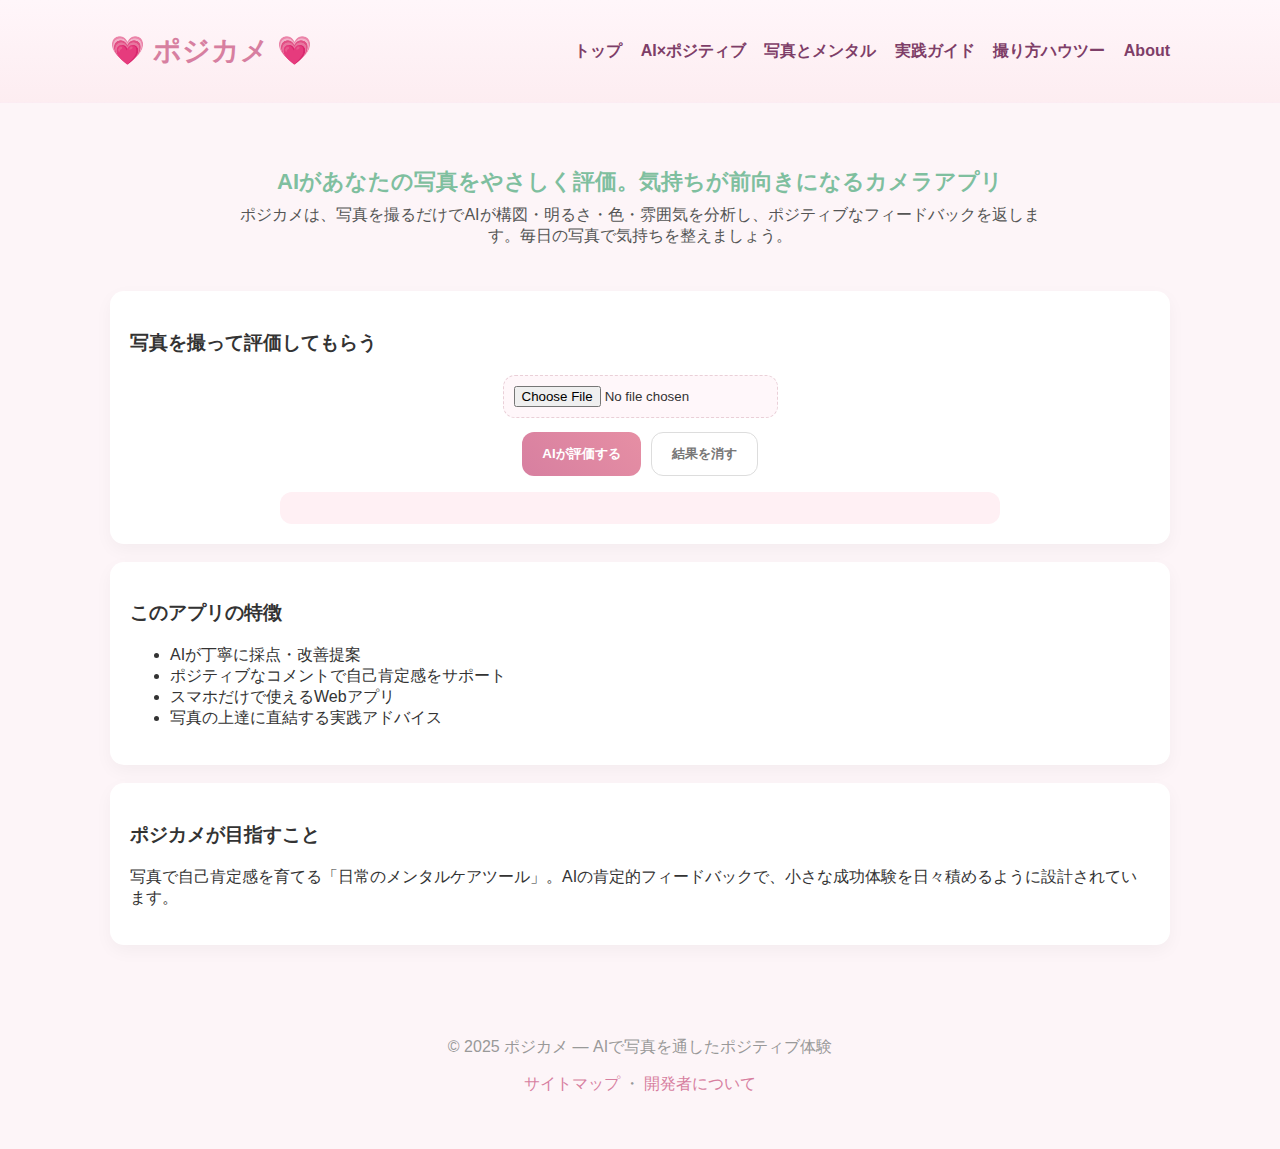
<file: index.html>
<!DOCTYPE html>
<html lang="ja">
<head>
<meta charset="UTF-8">
<title>ポジカメ｜AI写真でポジティブになるカメラアプリ</title>
<meta name="description" content="ポジカメはAIが優しく写真を評価し、ポジティブなコメントであなたの気持ちをサポートするカメラアプリ。AI×写真×メンタルケアで毎日ちょっと前向きに。">
<meta name="viewport" content="width=device-width, initial-scale=1">
<meta name="keywords" content="ポジカメ, AIカメラ, ポジティブ, メンタルケア, 写真で元気, 写真評価">
<meta property="og:title" content="ポジカメ｜AI写真でポジティブになるカメラアプリ">
<meta property="og:description" content="AIが写真を丁寧に評価し、ポジティブなフィードバックであなたを応援します。">
<meta property="og:image" content="https://tomokana042.github.io/positiv-camera-app/camera_preview.png">
<link rel="stylesheet" href="style.css">
<script src="main.js" defer></script>
</head>
<body>
<header class="site-header">
<div class="container">
<h1>💗 ポジカメ 💗</h1>
<nav class="main-nav">
<a href="index.html">トップ</a>
<a href="positive-ai.html">AI×ポジティブ</a>
<a href="mental-camera.html">写真とメンタル</a>
<a href="photo-and-mental.html">実践ガイド</a>
<a href="how-to-positive.html">撮り方ハウツー</a>
<a href="about.html">About</a>
</nav>
</div>
</header>


<main class="container">
<section class="hero">
<h2>AIがあなたの写真をやさしく評価。気持ちが前向きになるカメラアプリ</h2>
<p class="lead">ポジカメは、写真を撮るだけでAIが構図・明るさ・色・雰囲気を分析し、ポジティブなフィードバックを返します。毎日の写真で気持ちを整えましょう。</p>
</section>


<section id="camera-section" class="card">
<h3>写真を撮って評価してもらう</h3>
<input type="file" id="cameraInput" accept="image/*" capture="environment">
<div class="controls">
<button id="sendBtn">AIが評価する</button>
<button id="clearBtn" class="secondary">結果を消す</button>
</div>
<div id="result" aria-live="polite"></div>
</section>


<section id="features" class="card">
<h3>このアプリの特徴</h3>
<ul>
<li>AIが丁寧に採点・改善提案</li>
<li>ポジティブなコメントで自己肯定感をサポート</li>
<li>スマホだけで使えるWebアプリ</li>
<li>写真の上達に直結する実践アドバイス</li>
</ul>
</section>


<section id="seo-snippet" class="card">
<h3>ポジカメが目指すこと</h3>
<p>写真で自己肯定感を育てる「日常のメンタルケアツール」。AIの肯定的フィードバックで、小さな成功体験を日々積めるように設計されています。</p>
</section>


</main>


<footer class="site-footer">
<div class="container">
<p>&copy; 2025 ポジカメ — AIで写真を通したポジティブ体験</p>
<p><a href="sitemap.xml">サイトマップ</a> ・ <a href="about.html">開発者について</a></p>
</div>
</footer>
</body>
</html>
</file>
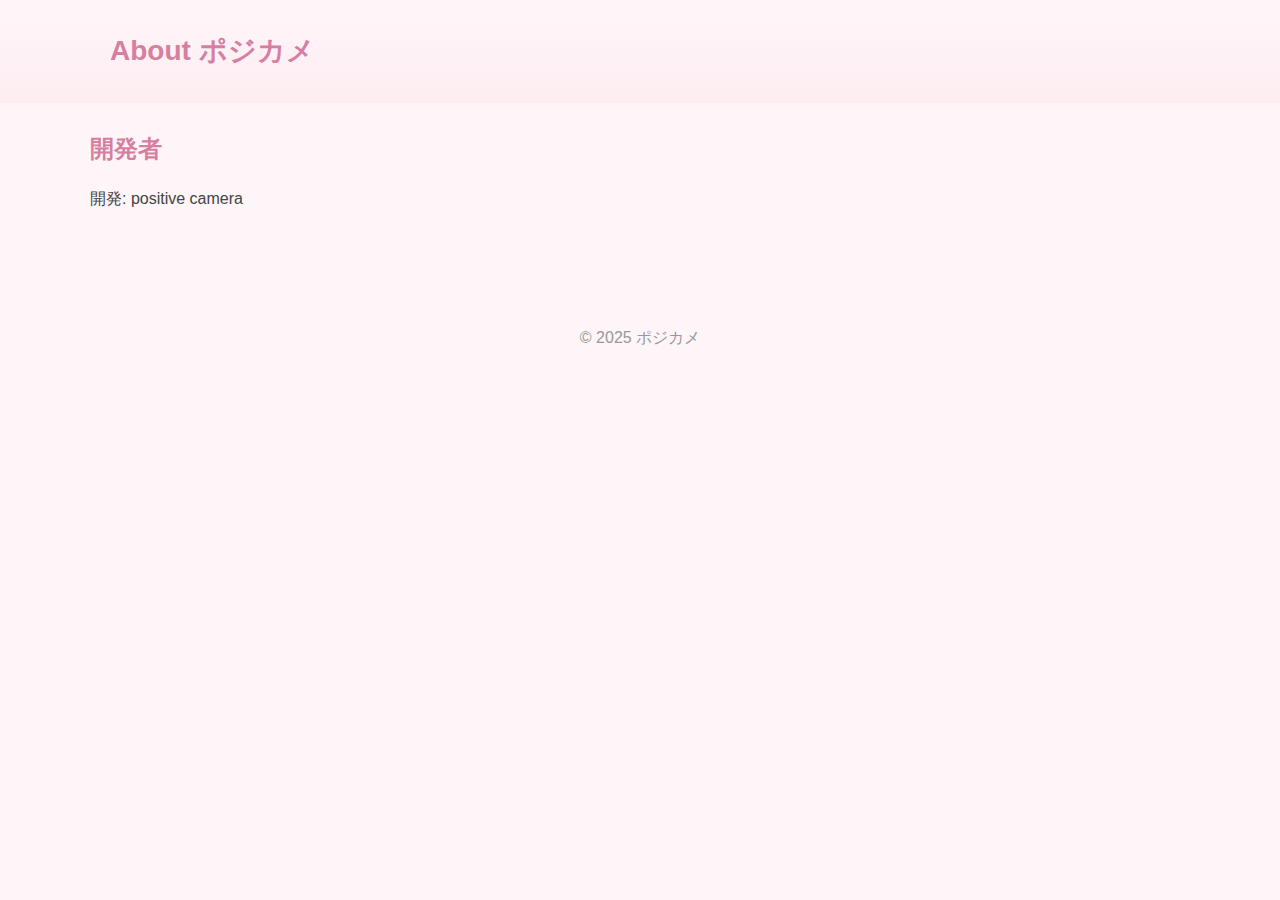
<file: about.html>
<!DOCTYPE html>
<html lang="ja">
<head>
<meta charset="utf-8">
<title>About ポジカメ</title>
<meta name="description" content="開発者情報・利用規約・お問い合わせについて。">
<meta name="viewport" content="width=device-width, initial-scale=1">
<link rel="stylesheet" href="style.css">
</head>
<body>
<header class="site-header"><div class="container"><h1>About ポジカメ</h1></div></header>
<main class="container article">
<h2>開発者</h2>
<p>開発: positive camera</p>
</main>
<footer class="site-footer"><div class="container">&copy; 2025 ポジカメ</div></footer>
</body>
</html>
</file>
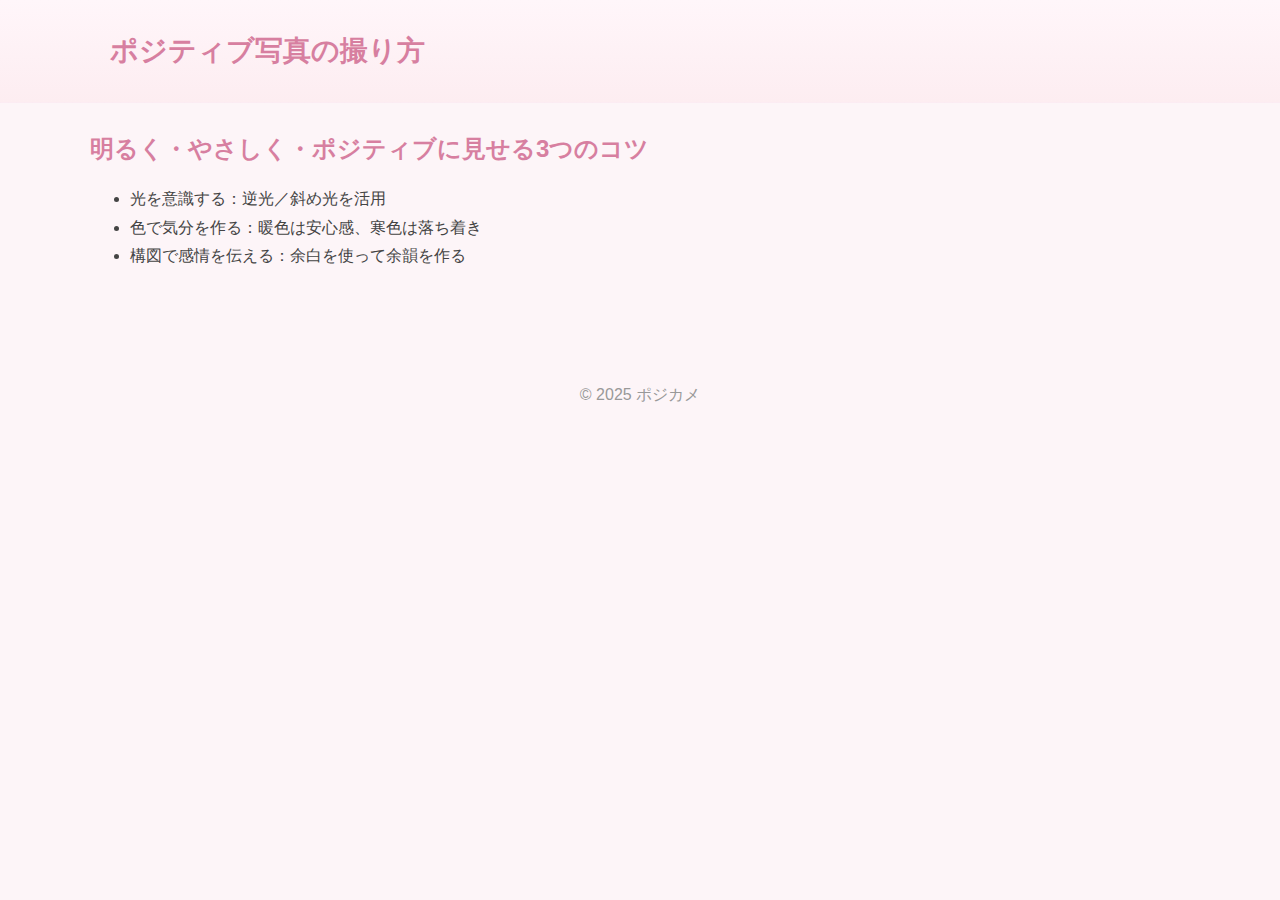
<file: how-to-positive.html>
<!DOCTYPE html>
<html lang="ja">
<head>
<meta charset="utf-8">
<title>ポジティブ写真の撮り方 | ポジカメ</title>
<meta name="description" content="見た瞬間に気持ちが明るくなる写真の撮り方。構図・光・色のコツを丁寧に解説します。">
<meta name="viewport" content="width=device-width, initial-scale=1">
<link rel="stylesheet" href="style.css">
</head>
<body>
<header class="site-header"><div class="container"><h1>ポジティブ写真の撮り方</h1></div></header>
<main class="container article">
<article>
<h2>明るく・やさしく・ポジティブに見せる3つのコツ</h2>
<ul>
<li>光を意識する：逆光／斜め光を活用</li>
<li>色で気分を作る：暖色は安心感、寒色は落ち着き</li>
<li>構図で感情を伝える：余白を使って余韻を作る</li>
</ul>
</article>
</main>
<footer class="site-footer"><div class="container">&copy; 2025 ポジカメ</div></footer>
</body>
</html>
</file>
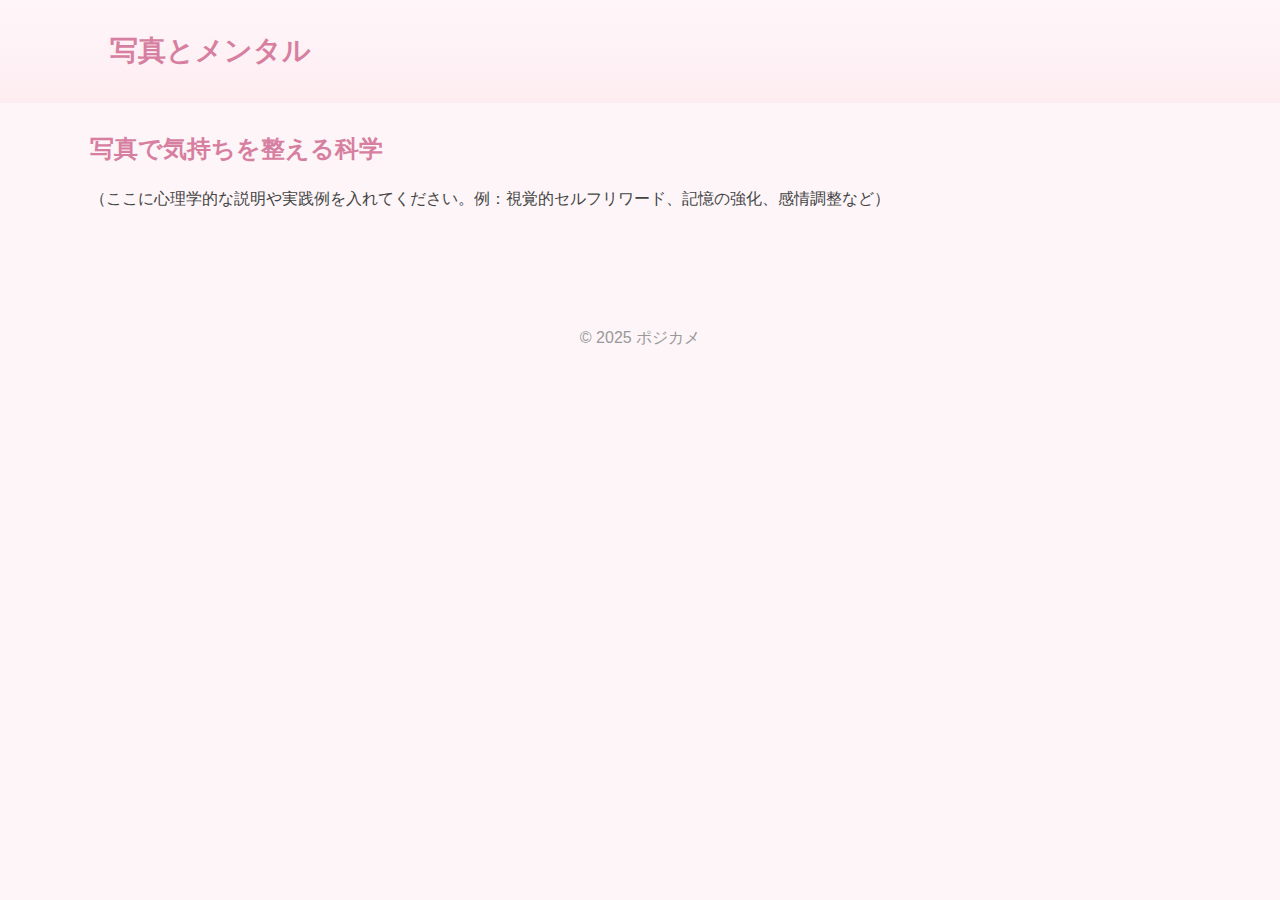
<file: mental-camera.html>
<!DOCTYPE html>
<html lang="ja">
<head>
<meta charset="utf-8">
<title>写真とメンタル | ポジカメ</title>
<meta name="description" content="写真がメンタルに与える影響、思い出作りとセルフケアの関係を紹介します。">
<meta name="viewport" content="width=device-width, initial-scale=1">
<link rel="stylesheet" href="style.css">
</head>
<body>
<header class="site-header"><div class="container"><h1>写真とメンタル</h1></div></header>
<main class="container article">
<article>
<h2>写真で気持ちを整える科学</h2>
<p>（ここに心理学的な説明や実践例を入れてください。例：視覚的セルフリワード、記憶の強化、感情調整など）</p>
</article>
</main>
<footer class="site-footer"><div class="container">&copy; 2025 ポジカメ</div></footer>
</body>
</html>
</file>
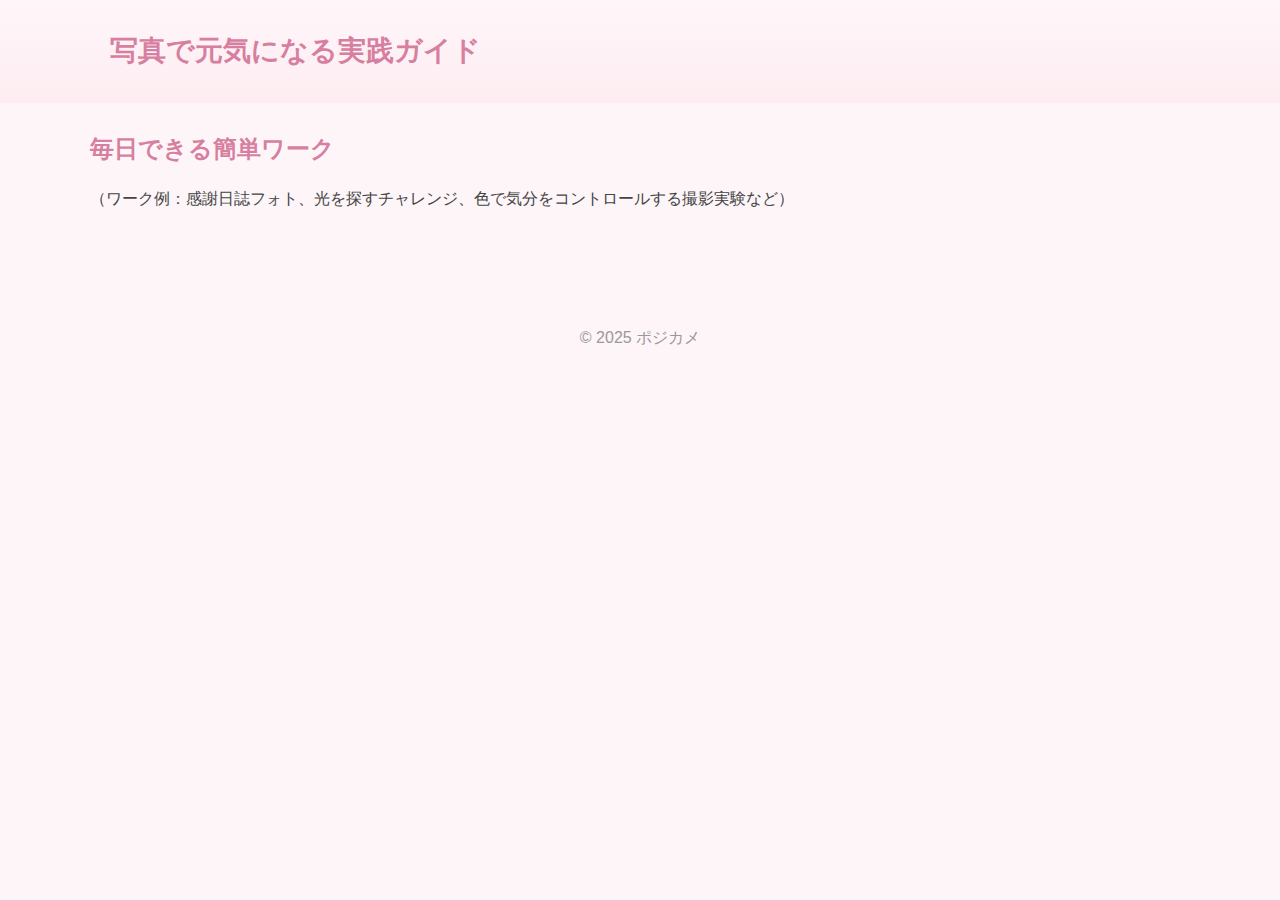
<file: photo-and-mental.html>
<!DOCTYPE html>
<html lang="ja">
<head>
<meta charset="utf-8">
<title>写真で元気になる実践ガイド | ポジカメ</title>
<meta name="description" content="写真を使った日常メンタルケアの実践ガイド。すぐできるワークと撮影のコツを紹介。">
<meta name="viewport" content="width=device-width, initial-scale=1">
<link rel="stylesheet" href="style.css">
</head>
<body>
<header class="site-header"><div class="container"><h1>写真で元気になる実践ガイド</h1></div></header>
<main class="container article">
<article>
<h2>毎日できる簡単ワーク</h2>
<p>（ワーク例：感謝日誌フォト、光を探すチャレンジ、色で気分をコントロールする撮影実験など）</p>
</article>
</main>
<footer class="site-footer"><div class="container">&copy; 2025 ポジカメ</div></footer>
</body>
</html>
</file>
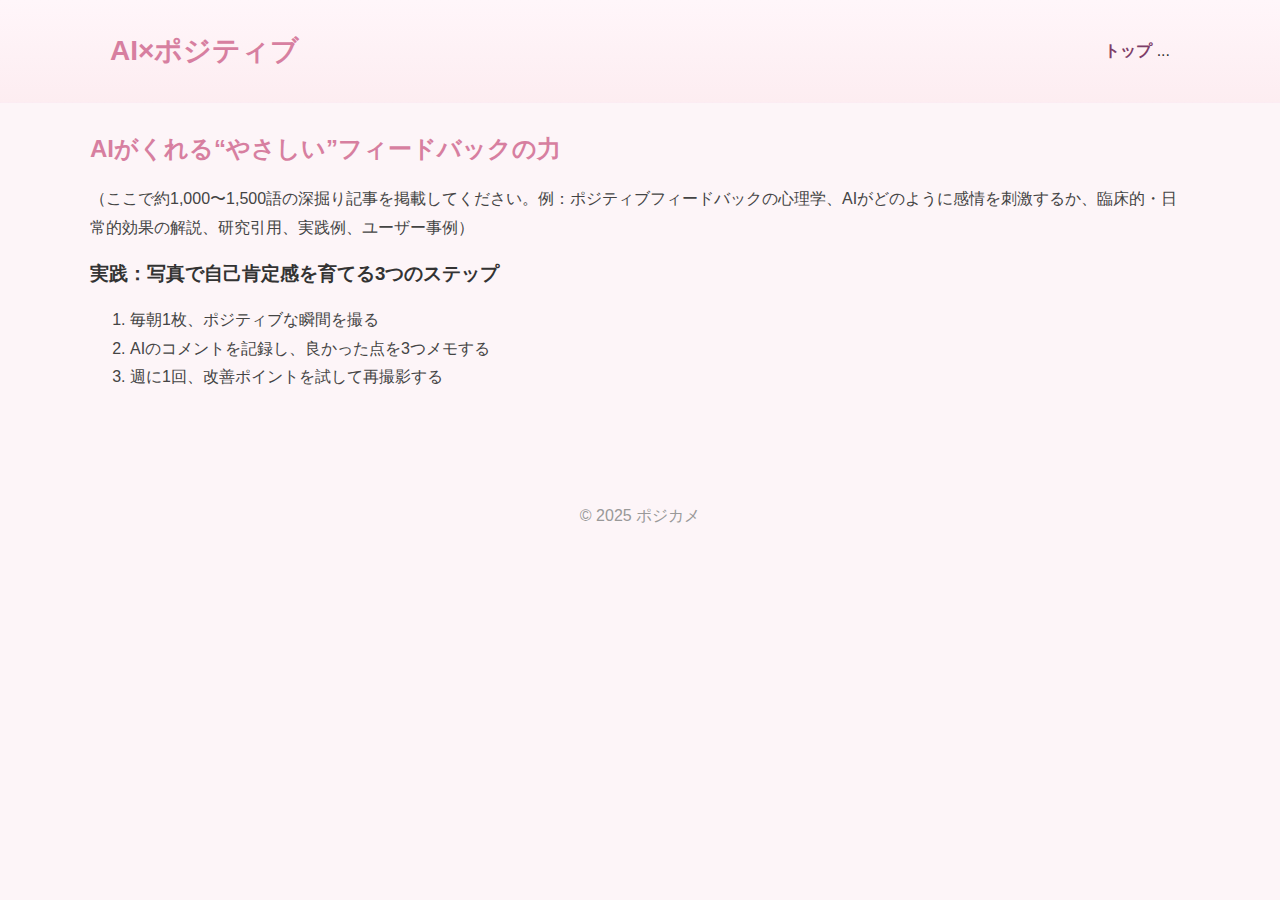
<file: positive-ai.html>
<!DOCTYPE html>
<html lang="ja">
<head>
<meta charset="utf-8">
<title>AI×ポジティブ | ポジカメ</title>
<meta name="description" content="AIがポジティブなフィードバックをくれる理由と、その心理学的効果について解説します。">
<meta name="viewport" content="width=device-width, initial-scale=1">
<link rel="stylesheet" href="style.css">
</head>
<body>
<header class="site-header">
<div class="container">
<h1>AI×ポジティブ</h1>
<nav class="main-nav"><a href="index.html">トップ</a> ...</nav>
</div>
</header>


<main class="container article">
<article>
<h2>AIがくれる“やさしい”フィードバックの力</h2>
<p>（ここで約1,000〜1,500語の深掘り記事を掲載してください。例：ポジティブフィードバックの心理学、AIがどのように感情を刺激するか、臨床的・日常的効果の解説、研究引用、実践例、ユーザー事例）</p>


<h3>実践：写真で自己肯定感を育てる3つのステップ</h3>
<ol>
<li>毎朝1枚、ポジティブな瞬間を撮る</li>
<li>AIのコメントを記録し、良かった点を3つメモする</li>
<li>週に1回、改善ポイントを試して再撮影する</li>
</ol>
</article>
</main>


<footer class="site-footer"><div class="container">&copy; 2025 ポジカメ</div></footer>
</body>
</html>
</file>
<file: style.css>
/* Reset & 基本 */
* { box-sizing: border-box; }
body { font-family: "Helvetica Neue", Arial, sans-serif; background: #FDF5F8; color: #333; margin:0; padding:0; }
.container { max-width:1100px; margin:0 auto; padding:20px; }
a { color:#D77FA0; text-decoration:none; }


/* ヘッダー */
.site-header { background: linear-gradient(180deg,#FFF6FA,#FDEDF1); border-bottom:1px solid rgba(215,127,160,0.08); }
.site-header .container { display:flex; align-items:center; justify-content:space-between; }
.site-header h1 { margin:12px 0; color:#D77FA0; font-size:28px; }
.main-nav a { margin-left:14px; color:#7E3E68; font-weight:600; }


/* hero */
.hero { padding:26px; text-align:center; }
.hero h2 { font-size:22px; color:#7FBF9F; margin-bottom:8px; }
.hero .lead { color:#555; max-width:800px; margin:0 auto; }


/* カード */
.card { background:#fff; border-radius:14px; padding:20px; margin:18px 0; box-shadow:0 6px 18px rgba(0,0,0,0.04); }


input[type=file] { display:block; margin:14px auto; padding:10px; border-radius:12px; border:1px dashed #EAD0D8; background:#FFF7FA; }
.controls { display:flex; gap:10px; justify-content:center; margin-top:10px; }
button { background:linear-gradient(45deg,#D77FA0,#E68FA4); color:white; border:none; padding:12px 20px; border-radius:12px; cursor:pointer; font-weight:700; }
button.secondary { background:transparent; border:1px solid #DDD; color:#777; }


#result { margin-top:16px; background:#FFF0F4; padding:16px; border-radius:12px; white-space:pre-wrap; text-align:left; max-width:720px; margin-left:auto; margin-right:auto; }


/* 文章ページ */
.article { padding:10px 0 60px; }
.article h2 { color:#D77FA0; }
.article p, .article li { color:#444; line-height:1.8; }


/* フッター */
.site-footer { text-align:center; padding:18px 0; color:#999; }


/* レスポンシブ */
@media (max-width:700px) {
.site-header .container { flex-direction:column; gap:8px; }
.main-nav a { margin-left:8px; font-size:14px; }
}
</file>
